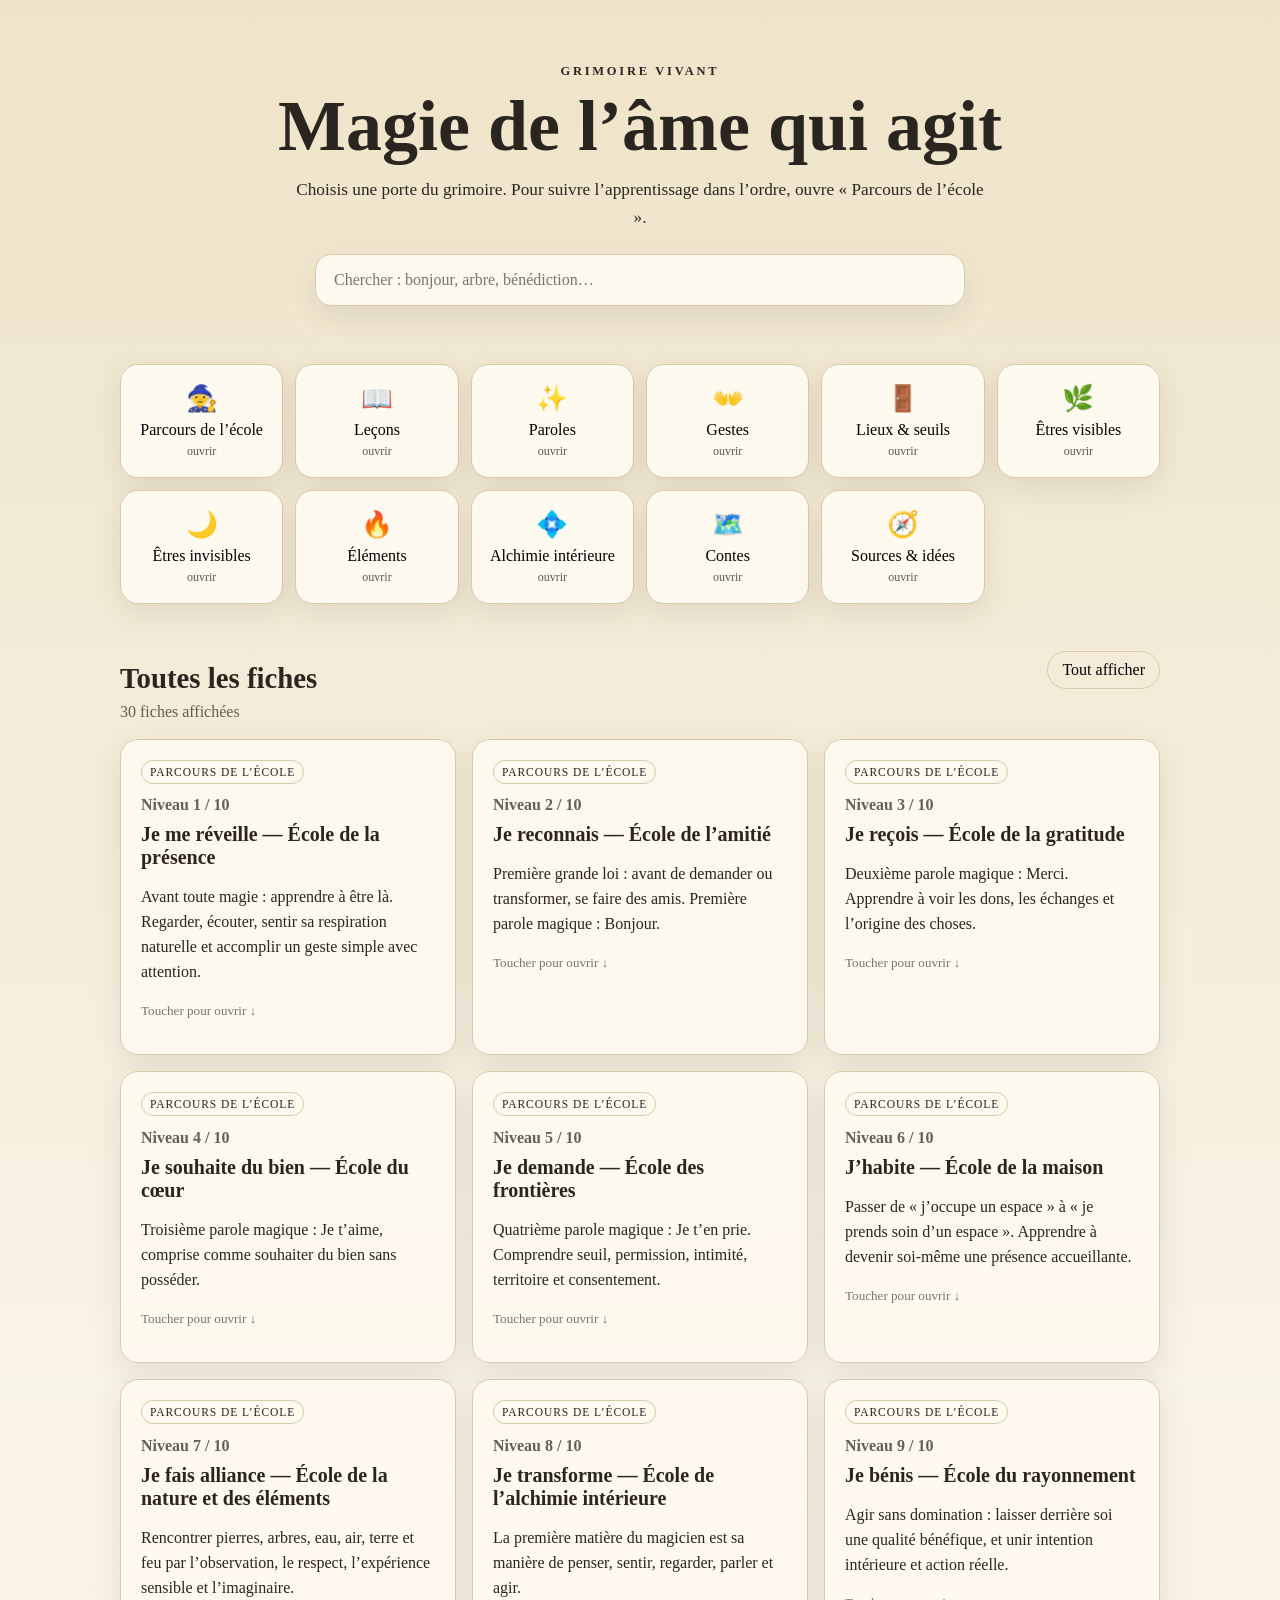
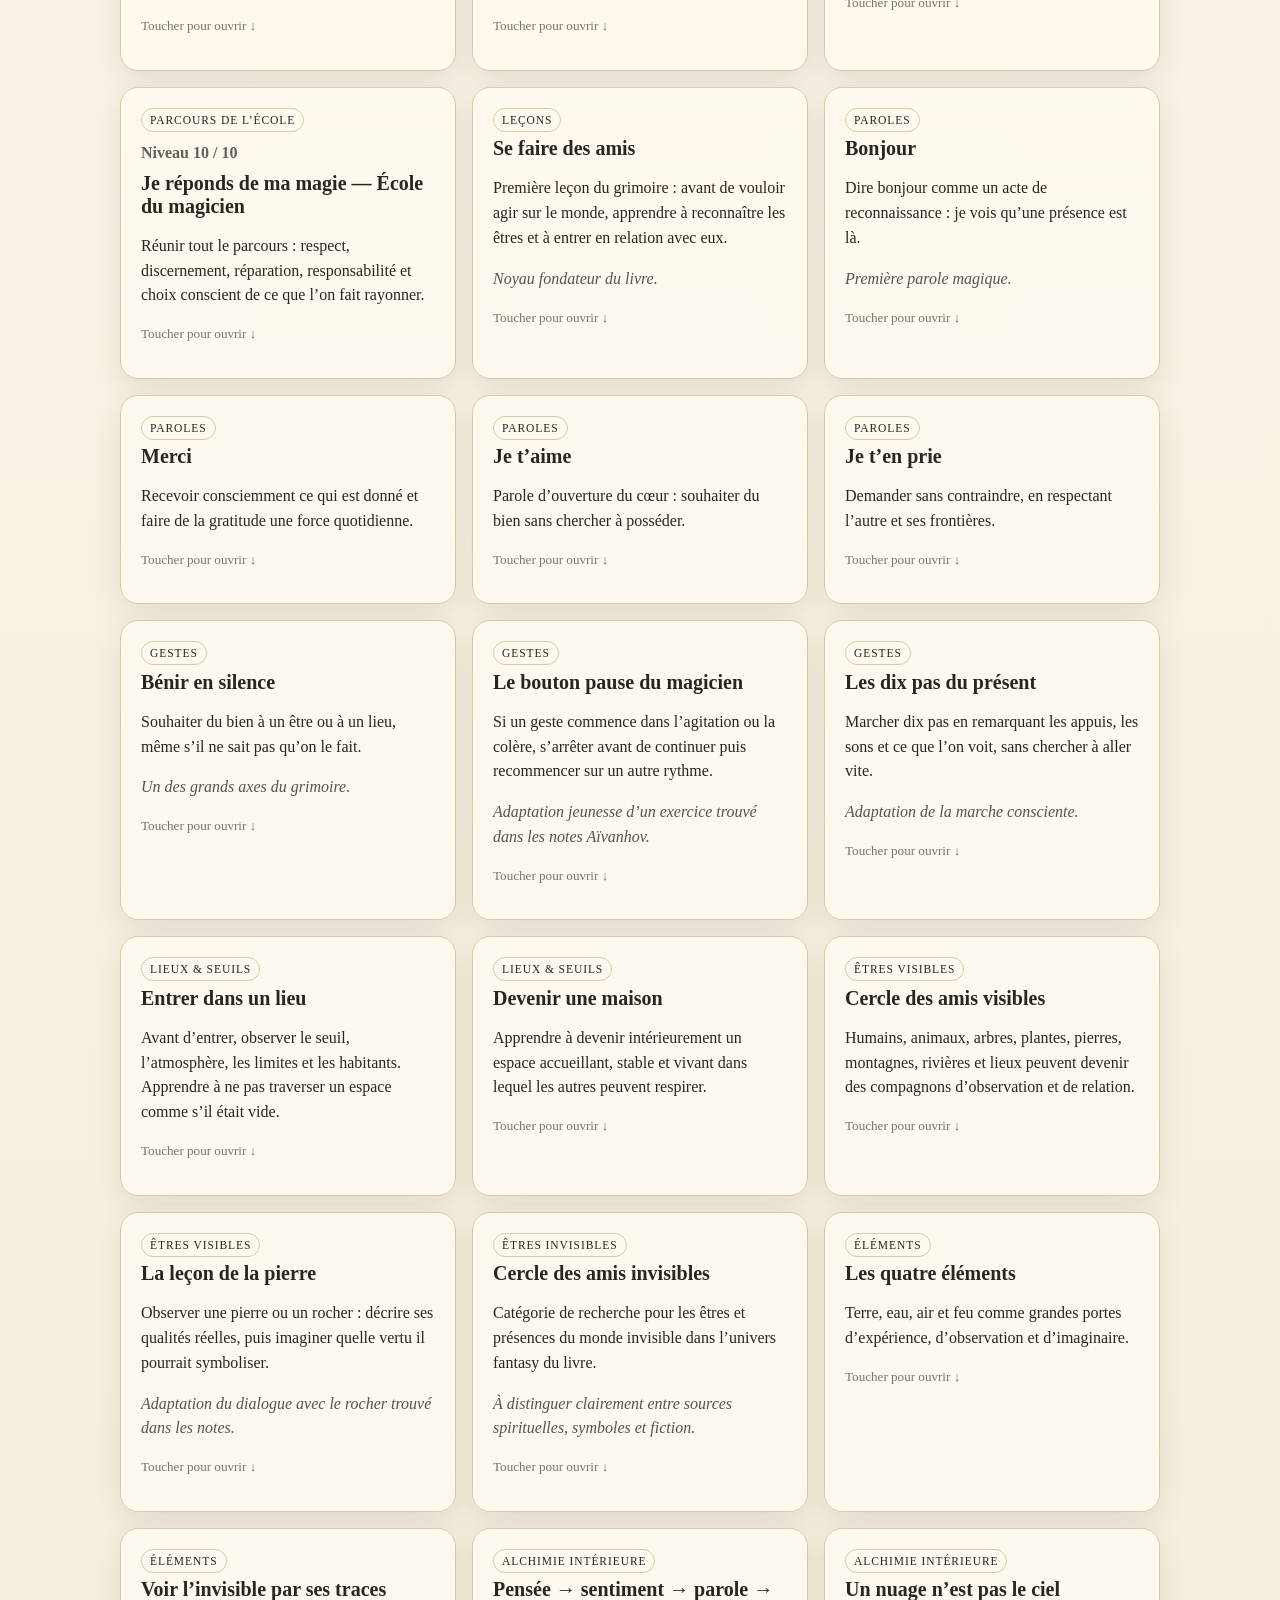
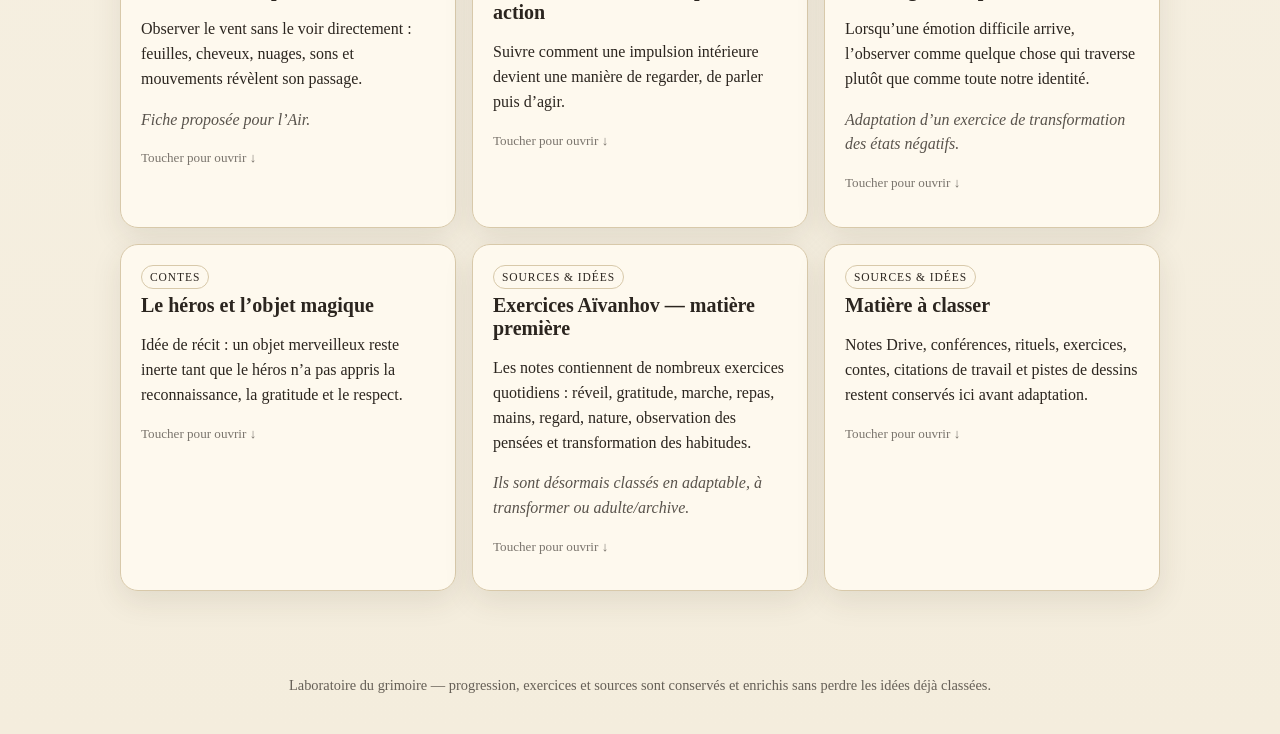
<file: index.html>
<!doctype html>
<html lang="fr">
<head>
  <meta charset="utf-8" />
  <meta name="viewport" content="width=device-width, initial-scale=1" />
  <title>Magie — Grimoire vivant</title>
  <meta http-equiv="refresh" content="0; url=app/" />
  <script>window.location.replace('app/');</script>
</head>
<body>
  <p>Ouverture du grimoire… <a href="app/">Cliquer ici si la redirection ne se fait pas.</a></p>
  <!-- Trigger GitHub Pages rebuild: 2026-09-02 -->
</body>
</html>
</file>
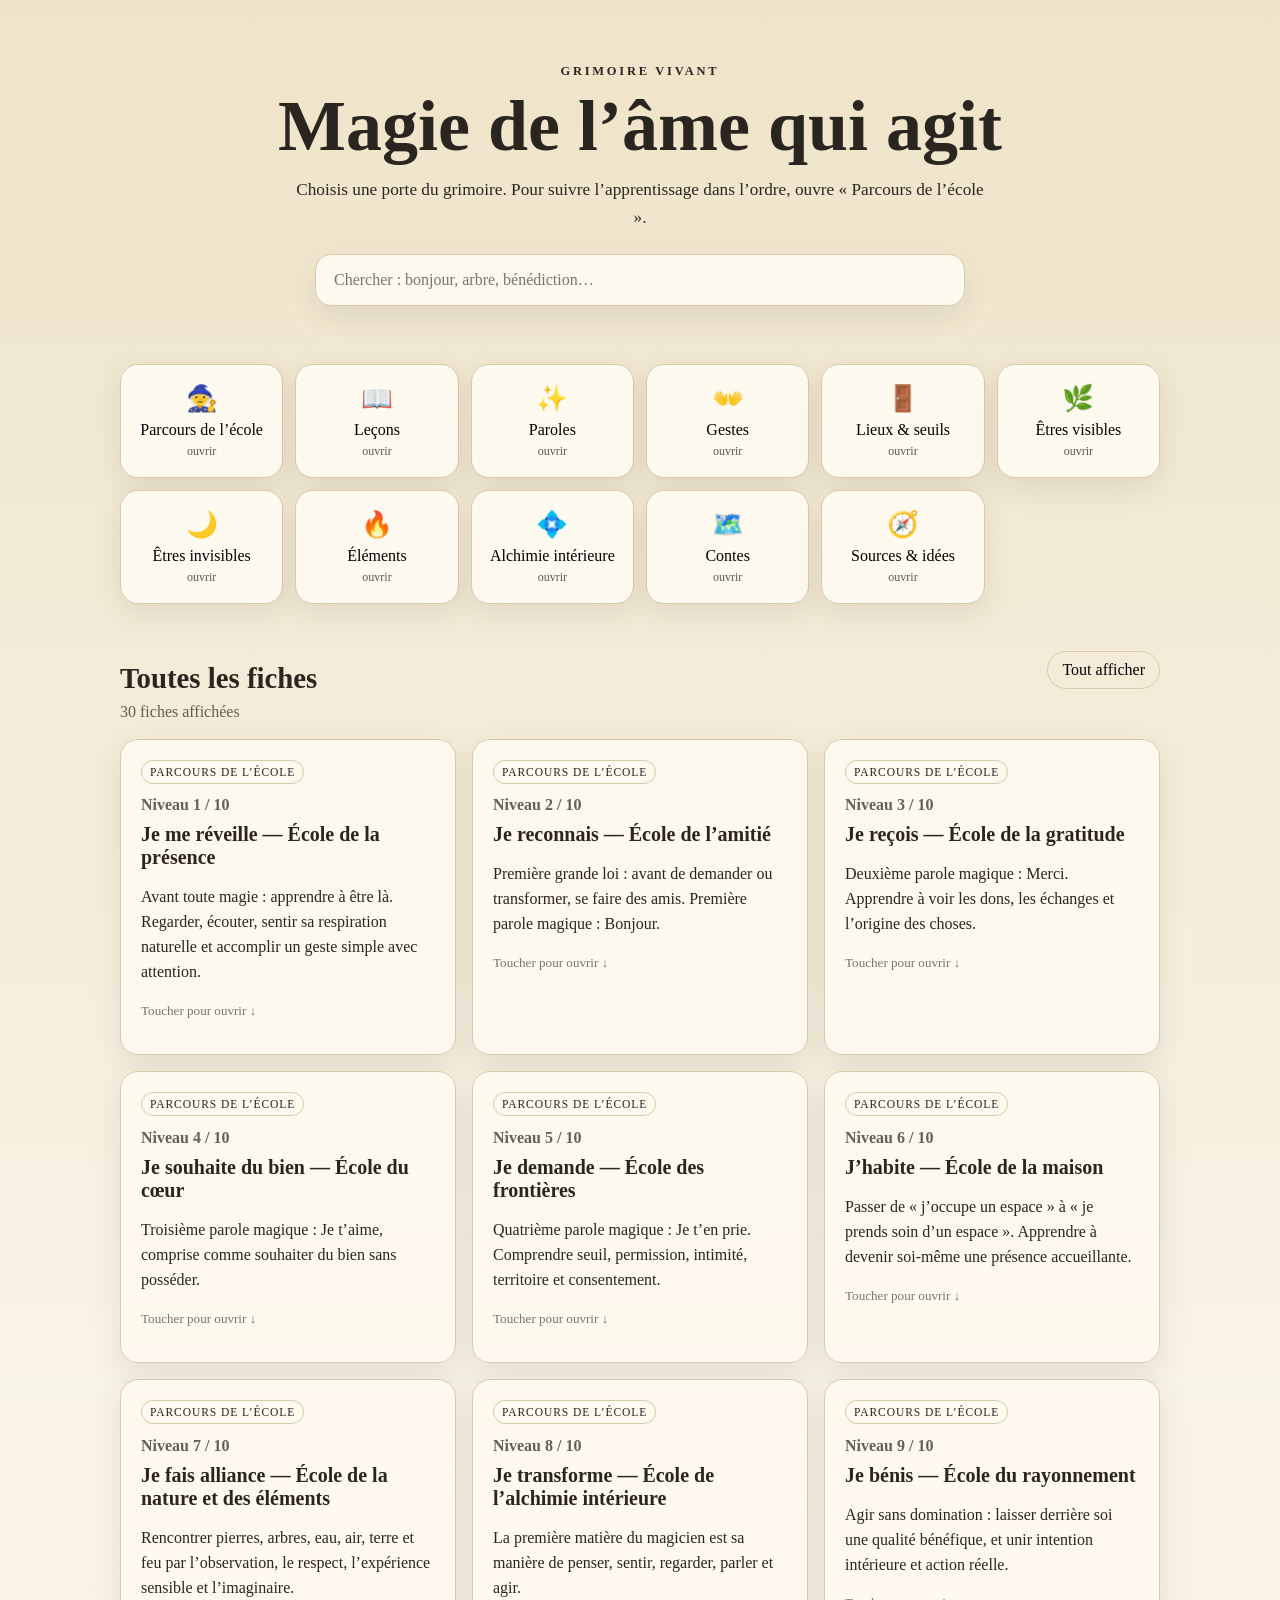
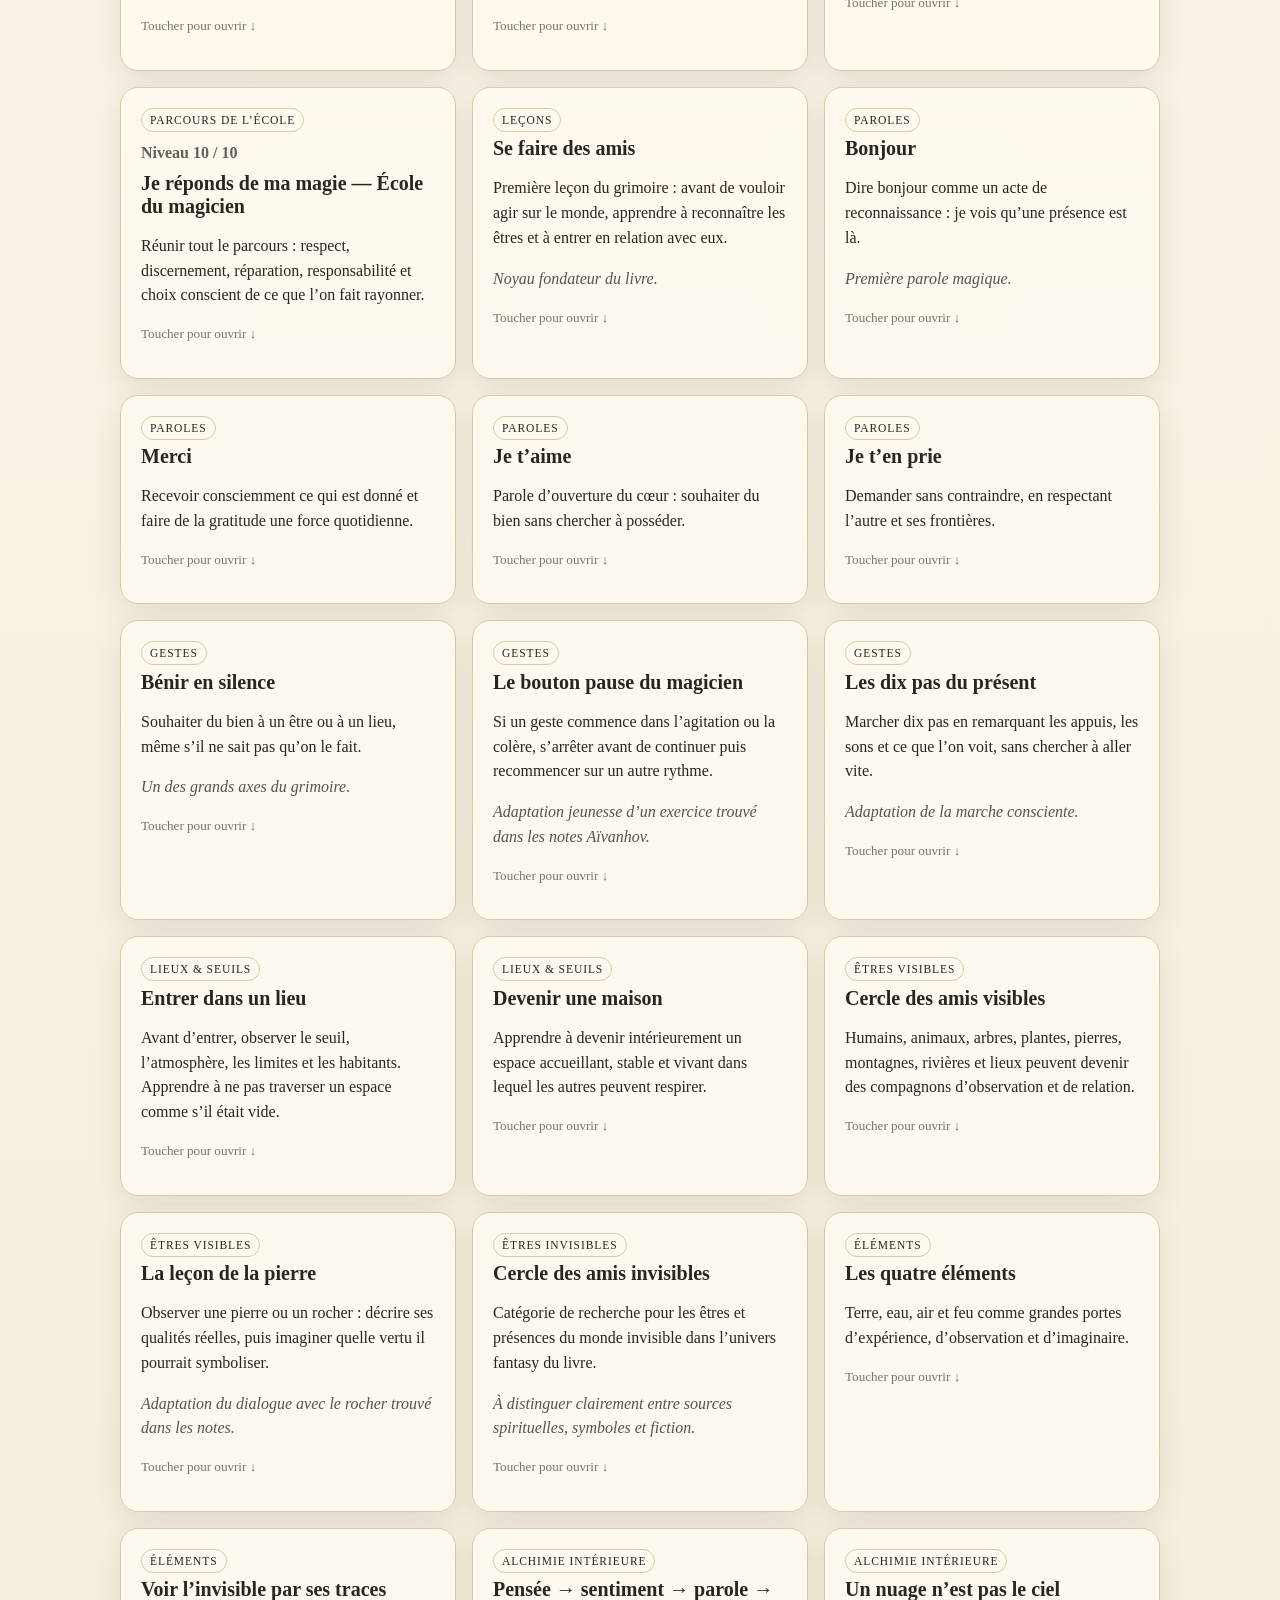
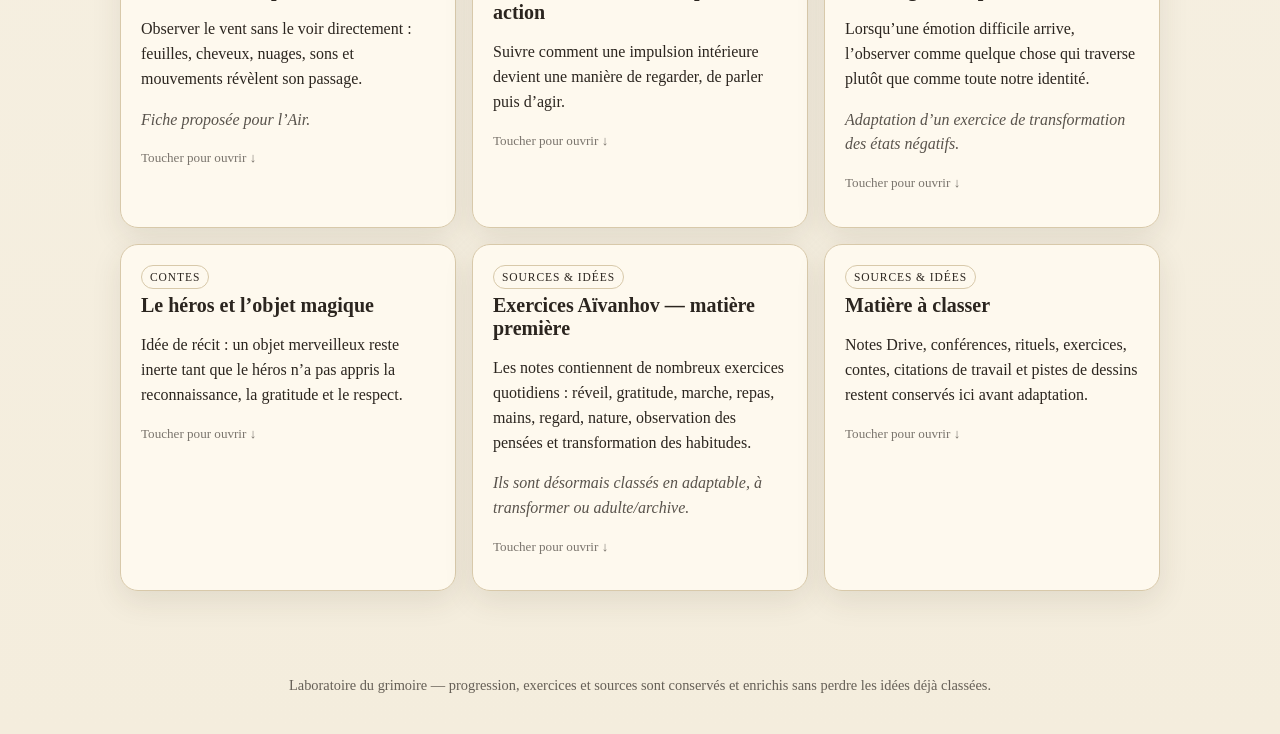
<file: app/index.html>
<!doctype html>
<html lang="fr">
<head>
<meta charset="utf-8">
<meta name="viewport" content="width=device-width,initial-scale=1">
<title>Magie — Grimoire vivant</title>
<style>
:root{--bg:#f6f0df;--ink:#2b251f;--paper:#fffaf0;--line:#d8c9aa;--accent:#6f5b37;--shadow:0 10px 30px rgba(62,47,30,.10)}
*{box-sizing:border-box}html{scroll-behavior:smooth}body{margin:0;font-family:Georgia,'Times New Roman',serif;background:linear-gradient(180deg,#efe4c9 0,#f8f3e7 35%,#f4eddd 100%);color:var(--ink)}
.hero{max-width:980px;margin:auto;padding:52px 20px 28px;text-align:center}.eyebrow{letter-spacing:.22em;font-size:.78rem;font-weight:700}.hero h1{font-size:clamp(2.2rem,6vw,4.5rem);line-height:.95;margin:.3rem 0 1rem}.hero>p:not(.eyebrow){max-width:700px;margin:0 auto 22px;font-size:1.08rem;line-height:1.6}.hero input{width:min(100%,650px);padding:16px 18px;border:1px solid var(--line);border-radius:16px;background:rgba(255,250,240,.96);font:inherit;box-shadow:var(--shadow)}
main{max-width:1080px;margin:auto;padding:12px 20px 60px}.categories{display:grid;grid-template-columns:repeat(auto-fit,minmax(150px,1fr));gap:12px;margin:18px 0 34px}.category{border:1px solid var(--line);background:var(--paper);border-radius:18px;padding:18px 12px;cursor:pointer;font:inherit;min-height:92px;box-shadow:var(--shadow);transition:.15s transform,.15s background,.15s border-color}.category:hover{transform:translateY(-2px)}.category.active{background:#f0e2bd;border:2px solid var(--accent);transform:translateY(-2px)}.category .icon{display:block;font-size:1.6rem;margin-bottom:7px}.category .small{display:block;font-size:.75rem;opacity:.65;margin-top:5px}
.section-title{display:flex;align-items:center;justify-content:space-between;gap:12px}.section-title h2{font-size:1.8rem;margin-bottom:8px}.status{margin:0 0 18px;opacity:.72}.ghost{border:1px solid var(--line);background:transparent;border-radius:999px;padding:9px 14px;cursor:pointer;font:inherit}.cards{display:grid;grid-template-columns:repeat(auto-fit,minmax(270px,1fr));gap:16px}.card{background:rgba(255,250,240,.94);border:1px solid var(--line);border-radius:18px;padding:20px;box-shadow:var(--shadow);cursor:pointer;transition:.15s transform,.15s border-color}.card:hover{transform:translateY(-2px);border-color:#b9a070}.card h3{margin:.35rem 0 .7rem;font-size:1.25rem}.card p{line-height:1.55}.tag{display:inline-block;font-size:.72rem;letter-spacing:.08em;text-transform:uppercase;border:1px solid var(--line);border-radius:999px;padding:5px 8px}.level{font-weight:700;opacity:.72;margin:.6rem 0 0}.note{font-style:italic;opacity:.78}.details{display:none;border-top:1px dashed var(--line);margin-top:14px;padding-top:12px}.card.open .details{display:block}.openhint{font-size:.82rem;opacity:.62;margin-top:12px}.card.open .openhint{display:none}.pulse{animation:pulse .35s ease}@keyframes pulse{50%{transform:scale(.99)}}footer{text-align:center;padding:26px 20px 40px;opacity:.7;font-size:.9rem}@media(max-width:600px){.hero{padding-top:36px}.categories{grid-template-columns:repeat(2,1fr)}.section-title{align-items:flex-end}.cards{grid-template-columns:1fr}}
</style>
</head>
<body>
<header class="hero">
<p class="eyebrow">GRIMOIRE VIVANT</p>
<h1>Magie de l’âme qui agit</h1>
<p>Choisis une porte du grimoire. Pour suivre l’apprentissage dans l’ordre, ouvre « Parcours de l’école ».</p>
<input id="search" type="search" placeholder="Chercher : bonjour, arbre, bénédiction…" autocomplete="off">
</header>
<main>
<section id="categories" class="categories" aria-label="Catégories"></section>
<section id="results">
<div class="section-title"><h2 id="sectionHeading">Toutes les fiches</h2><button id="showAll" class="ghost" type="button">Tout afficher</button></div>
<p id="status" class="status"></p>
<div id="cards" class="cards"></div>
</section>
</main>
<footer>Laboratoire du grimoire — progression, exercices et sources sont conservés et enrichis sans perdre les idées déjà classées.</footer>
<script>
(function(){
const categories=[['parcours','🧙','Parcours de l’école'],['lecons','📖','Leçons'],['paroles','✨','Paroles'],['gestes','👐','Gestes'],['espaces','🚪','Lieux & seuils'],['visible','🌿','Êtres visibles'],['invisible','🌙','Êtres invisibles'],['elements','🔥','Éléments'],['alchimie','💠','Alchimie intérieure'],['contes','🗺️','Contes'],['sources','🧭','Sources & idées']];
const entries=[
{cat:'parcours',level:1,title:'Je me réveille — École de la présence',text:'Avant toute magie : apprendre à être là. Regarder, écouter, sentir sa respiration naturelle et accomplir un geste simple avec attention.',more:'Fiches : les trois secondes du magicien ; le premier regard du matin ; dix pas en étant présent. Passage : quand je suis présent, je commence à remarquer les êtres autour de moi.'},
{cat:'parcours',level:2,title:'Je reconnais — École de l’amitié',text:'Première grande loi : avant de demander ou transformer, se faire des amis. Première parole magique : Bonjour.',more:'Fiches : dire bonjour pour de vrai ; choisir un arbre ami ; observer un animal sans le déranger ; carnet des nouveaux amis. Passage : reconnaître les êtres conduit à reconnaître ce qu’ils nous donnent.'},
{cat:'parcours',level:3,title:'Je reçois — École de la gratitude',text:'Deuxième parole magique : Merci. Apprendre à voir les dons, les échanges et l’origine des choses.',more:'Fiches : trois mercis du matin ; le verre d’eau ; le voyage secret d’une bouchée ; remercier un objet qui nous sert. Passage : recevoir consciemment donne envie de répondre au monde par quelque chose de bon.'},
{cat:'parcours',level:4,title:'Je souhaite du bien — École du cœur',text:'Troisième parole magique : Je t’aime, comprise comme souhaiter du bien sans posséder.',more:'Fiches : le regard doux ; le cadeau que personne ne voit ; bénir en silence ; bénédiction de la forêt. Passage : aimer vraiment suppose de respecter la liberté et les limites.'},
{cat:'parcours',level:5,title:'Je demande — École des frontières',text:'Quatrième parole magique : Je t’en prie. Comprendre seuil, permission, intimité, territoire et consentement.',more:'Fiches : la magie du seuil ; frapper avant d’entrer ; demander à emprunter ; entrer dans une forêt comme chez quelqu’un. Passage : comprendre les frontières permet de prendre soin d’un espace.'},
{cat:'parcours',level:6,title:'J’habite — École de la maison',text:'Passer de « j’occupe un espace » à « je prends soin d’un espace ». Apprendre à devenir soi-même une présence accueillante.',more:'Fiches : faire respirer sa chambre ; saluer une maison ; bénir un lieu et ses habitants ; devenir une maison. Passage : une maison nous conduit aux matières, au vivant et aux éléments.'},
{cat:'parcours',level:7,title:'Je fais alliance — École de la nature et des éléments',text:'Rencontrer pierres, arbres, eau, air, terre et feu par l’observation, le respect, l’expérience sensible et l’imaginaire.',more:'Fiches : la leçon de la pierre ; le journal d’un arbre ; voir l’invisible par les traces du vent ; l’eau qui s’adapte ; ce que le feu transforme. Toujours distinguer observation, symbole, tradition et fiction.'},
{cat:'parcours',level:8,title:'Je transforme — École de l’alchimie intérieure',text:'La première matière du magicien est sa manière de penser, sentir, regarder, parler et agir.',more:'Fiches : le bouton pause du magicien ; un nuage n’est pas le ciel ; le gardien de la tour ; le nouveau chemin ; transformer la colère en courage utile.'},
{cat:'parcours',level:9,title:'Je bénis — École du rayonnement',text:'Agir sans domination : laisser derrière soi une qualité bénéfique, et unir intention intérieure et action réelle.',more:'Fiches : le cadeau invisible ; laisser une forêt plus heureuse ; préparer une pièce pour quelqu’un ; l’empreinte du magicien ; une pensée + un geste.'},
{cat:'parcours',level:10,title:'Je réponds de ma magie — École du magicien',text:'Réunir tout le parcours : respect, discernement, réparation, responsabilité et choix conscient de ce que l’on fait rayonner.',more:'Épreuve finale possible : un objet merveilleux ne répond pas à la volonté de pouvoir ; il révèle seulement la qualité réellement développée par le héros.'},
{cat:'lecons',title:'Se faire des amis',text:'Première leçon du grimoire : avant de vouloir agir sur le monde, apprendre à reconnaître les êtres et à entrer en relation avec eux.',note:'Noyau fondateur du livre.',more:'Commencer par saluer, observer, remercier et apprendre à connaître avant de demander quoi que ce soit.'},
{cat:'paroles',title:'Bonjour',text:'Dire bonjour comme un acte de reconnaissance : je vois qu’une présence est là.',note:'Première parole magique.',more:'À explorer avec les humains, les animaux, les arbres, un lieu ou un nouveau jour.'},
{cat:'paroles',title:'Merci',text:'Recevoir consciemment ce qui est donné et faire de la gratitude une force quotidienne.',more:'Exercice possible : choisir trois choses très simples à remercier chaque matin.'},
{cat:'paroles',title:'Je t’aime',text:'Parole d’ouverture du cœur : souhaiter du bien sans chercher à posséder.',more:'Dans le grimoire, l’amour peut devenir une qualité de présence plutôt qu’une formule de pouvoir.'},
{cat:'paroles',title:'Je t’en prie',text:'Demander sans contraindre, en respectant l’autre et ses frontières.',more:'Cette parole ouvre le thème du consentement, des seuils et du respect des espaces.'},
{cat:'gestes',title:'Bénir en silence',text:'Souhaiter du bien à un être ou à un lieu, même s’il ne sait pas qu’on le fait.',note:'Un des grands axes du grimoire.',more:'La bénédiction n’exige ni récompense ni possession : elle consiste d’abord à souhaiter le bien.'},
{cat:'gestes',title:'Le bouton pause du magicien',text:'Si un geste commence dans l’agitation ou la colère, s’arrêter avant de continuer puis recommencer sur un autre rythme.',note:'Adaptation jeunesse d’un exercice trouvé dans les notes Aïvanhov.',more:'Très bonne fiche d’alchimie intérieure : elle relie corps, émotion et choix sans demander de croire à une théorie particulière.'},
{cat:'gestes',title:'Les dix pas du présent',text:'Marcher dix pas en remarquant les appuis, les sons et ce que l’on voit, sans chercher à aller vite.',note:'Adaptation de la marche consciente.',more:'À placer tout au début du parcours comme entraînement de présence.'},
{cat:'espaces',title:'Entrer dans un lieu',text:'Avant d’entrer, observer le seuil, l’atmosphère, les limites et les habitants. Apprendre à ne pas traverser un espace comme s’il était vide.',more:'On pourra en faire une leçon entière sur les portes, les frontières et la manière de demander intérieurement la permission.'},
{cat:'espaces',title:'Devenir une maison',text:'Apprendre à devenir intérieurement un espace accueillant, stable et vivant dans lequel les autres peuvent respirer.',more:'Idée centrale : avant de construire un espace magique autour de soi, devenir soi-même un espace habitable.'},
{cat:'visible',title:'Cercle des amis visibles',text:'Humains, animaux, arbres, plantes, pierres, montagnes, rivières et lieux peuvent devenir des compagnons d’observation et de relation.',more:'Chaque règne pourra avoir ses signes, exercices, histoires et pages de dessin.'},
{cat:'visible',title:'La leçon de la pierre',text:'Observer une pierre ou un rocher : décrire ses qualités réelles, puis imaginer quelle vertu il pourrait symboliser.',note:'Adaptation du dialogue avec le rocher trouvé dans les notes.',more:'Permet de relier observation concrète et langage symbolique sans les confondre.'},
{cat:'invisible',title:'Cercle des amis invisibles',text:'Catégorie de recherche pour les êtres et présences du monde invisible dans l’univers fantasy du livre.',note:'À distinguer clairement entre sources spirituelles, symboles et fiction.',more:'Cette partie servira de bestiaire et de carte d’univers, avec une indication claire de la provenance de chaque figure.'},
{cat:'elements',title:'Les quatre éléments',text:'Terre, eau, air et feu comme grandes portes d’expérience, d’observation et d’imaginaire.',more:'Chaque élément pourra réunir sensations, qualités, lieux, créatures, gestes et aventures.'},
{cat:'elements',title:'Voir l’invisible par ses traces',text:'Observer le vent sans le voir directement : feuilles, cheveux, nuages, sons et mouvements révèlent son passage.',note:'Fiche proposée pour l’Air.',more:'Très bon pont pédagogique entre visible et invisible : on part d’effets observables avant d’introduire symbole et imaginaire.'},
{cat:'alchimie',title:'Pensée → sentiment → parole → action',text:'Suivre comment une impulsion intérieure devient une manière de regarder, de parler puis d’agir.',more:'Une piste pour montrer que la magie du grimoire commence dans la transformation de la vie intérieure.'},
{cat:'alchimie',title:'Un nuage n’est pas le ciel',text:'Lorsqu’une émotion difficile arrive, l’observer comme quelque chose qui traverse plutôt que comme toute notre identité.',note:'Adaptation d’un exercice de transformation des états négatifs.',more:'Formulation possible : « J’ai une colère » plutôt que « je suis la colère ». L’exercice ne remplace jamais l’aide d’un adulte lorsqu’elle est nécessaire.'},
{cat:'contes',title:'Le héros et l’objet magique',text:'Idée de récit : un objet merveilleux reste inerte tant que le héros n’a pas appris la reconnaissance, la gratitude et le respect.',more:'L’objet devient alors un révélateur : il ne donne pas la magie, il répond à une qualité que le héros a développée.'},
{cat:'sources',title:'Exercices Aïvanhov — matière première',text:'Les notes contiennent de nombreux exercices quotidiens : réveil, gratitude, marche, repas, mains, regard, nature, observation des pensées et transformation des habitudes.',note:'Ils sont désormais classés en adaptable, à transformer ou adulte/archive.',more:'Les pratiques risquées, médicales, de jeûne ou de respiration contraignante restent en archive et ne sont pas proposées comme exercices jeunesse.'},
{cat:'sources',title:'Matière à classer',text:'Notes Drive, conférences, rituels, exercices, contes, citations de travail et pistes de dessins restent conservés ici avant adaptation.',more:'Cette zone gardera la matière brute afin qu’aucune idée ne soit perdue pendant l’écriture.'}
];
const categoryEl=document.getElementById('categories'),cardsEl=document.getElementById('cards'),searchEl=document.getElementById('search'),showAll=document.getElementById('showAll'),heading=document.getElementById('sectionHeading'),status=document.getElementById('status'),results=document.getElementById('results');
let active='all';
function labelFor(id){const c=categories.find(function(x){return x[0]===id});return c?c[2]:id}
function selectCategory(id,button){active=id;document.querySelectorAll('.category').forEach(function(x){x.classList.toggle('active',x===button)});render();results.classList.remove('pulse');void results.offsetWidth;results.classList.add('pulse');setTimeout(function(){results.scrollIntoView({behavior:'smooth',block:'start'})},60)}
categories.forEach(function(c){const b=document.createElement('button');b.type='button';b.className='category';b.setAttribute('aria-pressed','false');b.innerHTML='<span class="icon">'+c[1]+'</span>'+c[2]+'<span class="small">ouvrir</span>';b.addEventListener('click',function(){document.querySelectorAll('.category').forEach(function(x){x.setAttribute('aria-pressed','false')});b.setAttribute('aria-pressed','true');selectCategory(c[0],b)});categoryEl.appendChild(b)});
function render(){const q=searchEl.value.trim().toLowerCase();const filtered=entries.filter(function(e){return(active==='all'||e.cat===active)&&((e.title+' '+e.text+' '+(e.note||'')+' '+(e.more||'')).toLowerCase().indexOf(q)!==-1)}).sort(function(a,b){if(active==='parcours')return(a.level||99)-(b.level||99);return 0});heading.textContent=active==='all'?'Toutes les fiches':labelFor(active);status.textContent=filtered.length+' fiche'+(filtered.length>1?'s':'')+' affichée'+(filtered.length>1?'s':'')+(q?' pour « '+searchEl.value.trim()+' »':'');cardsEl.innerHTML='';if(!filtered.length){cardsEl.innerHTML='<article class="card"><h3>Aucune fiche trouvée</h3><p>Essaie un autre mot ou affiche toutes les catégories.</p></article>';return}filtered.forEach(function(e){const card=document.createElement('article');card.className='card';card.tabIndex=0;card.setAttribute('role','button');card.setAttribute('aria-expanded','false');card.innerHTML='<span class="tag">'+labelFor(e.cat)+'</span>'+(e.level?'<p class="level">Niveau '+e.level+' / 10</p>':'')+'<h3>'+e.title+'</h3><p>'+e.text+'</p>'+(e.note?'<p class="note">'+e.note+'</p>':'')+'<p class="openhint">Toucher pour ouvrir ↓</p><div class="details"><strong>À développer dans le livre</strong><p>'+e.more+'</p></div>';function toggle(){const open=card.classList.toggle('open');card.setAttribute('aria-expanded',open?'true':'false')}card.addEventListener('click',toggle);card.addEventListener('keydown',function(ev){if(ev.key==='Enter'||ev.key===' '){ev.preventDefault();toggle()}});cardsEl.appendChild(card)})}
searchEl.addEventListener('input',render);showAll.addEventListener('click',function(){active='all';document.querySelectorAll('.category').forEach(function(x){x.classList.remove('active');x.setAttribute('aria-pressed','false')});render()});render();
})();
</script>
</body>
</html>
</file>
